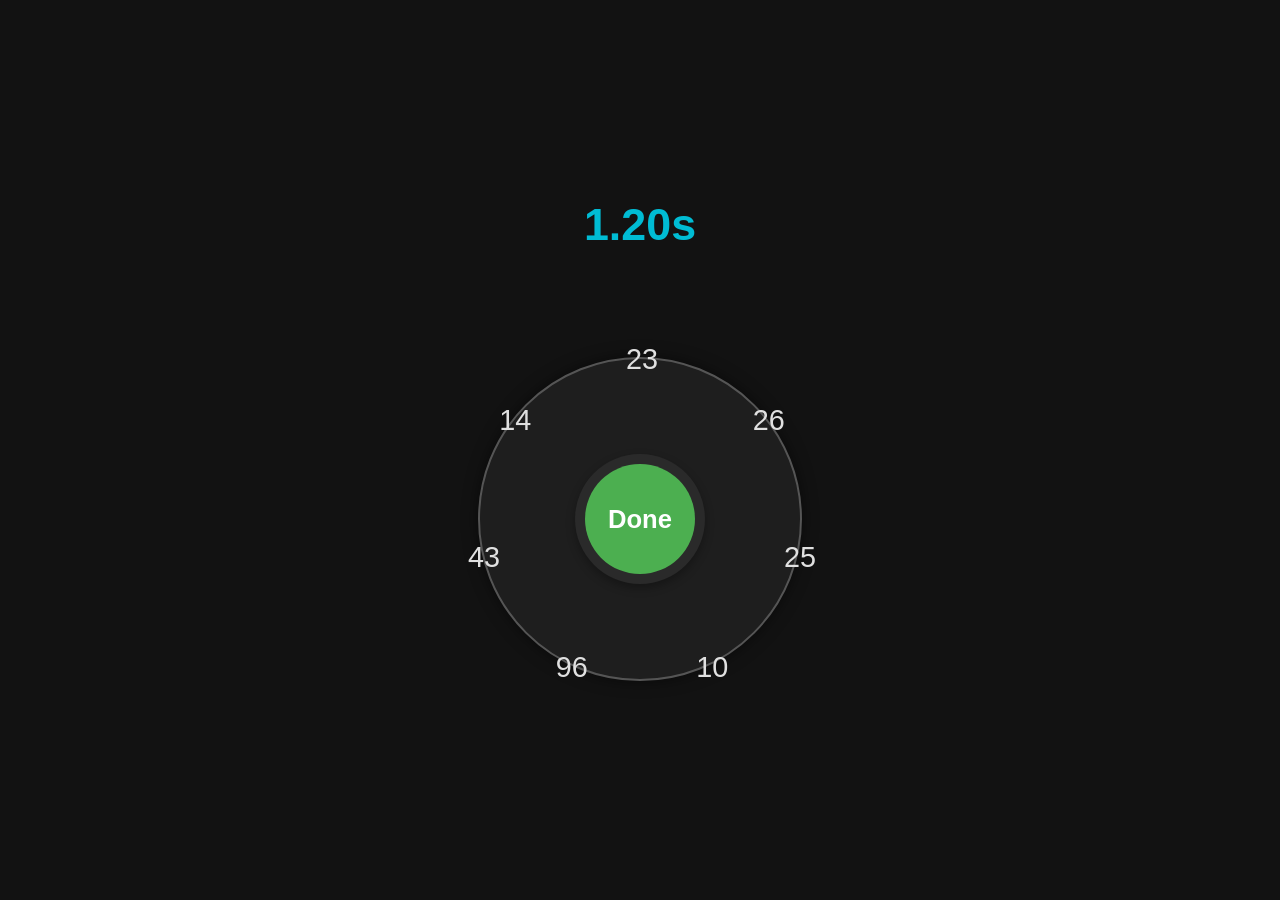
<file: learn-addition/index.html>
<!DOCTYPE html>
<html lang="en">
<head>
    <meta charset="UTF-8">
    <meta name="viewport" content="width=device-width, initial-scale=1.0">
    <title>Fast Addition Practice</title>
    <link rel="stylesheet" href="style.css">
</head>
<body>
    <div id="app">
        <div id="timer">0.00s</div>
        <div id="circle">
            <div id="center-container">
                <button id="done-button">Done</button>
                <div id="result" style="display: none;"></div>
            </div>
        </div>
    </div>
    <script src="script.js"></script>
</body>
</html>
</file>
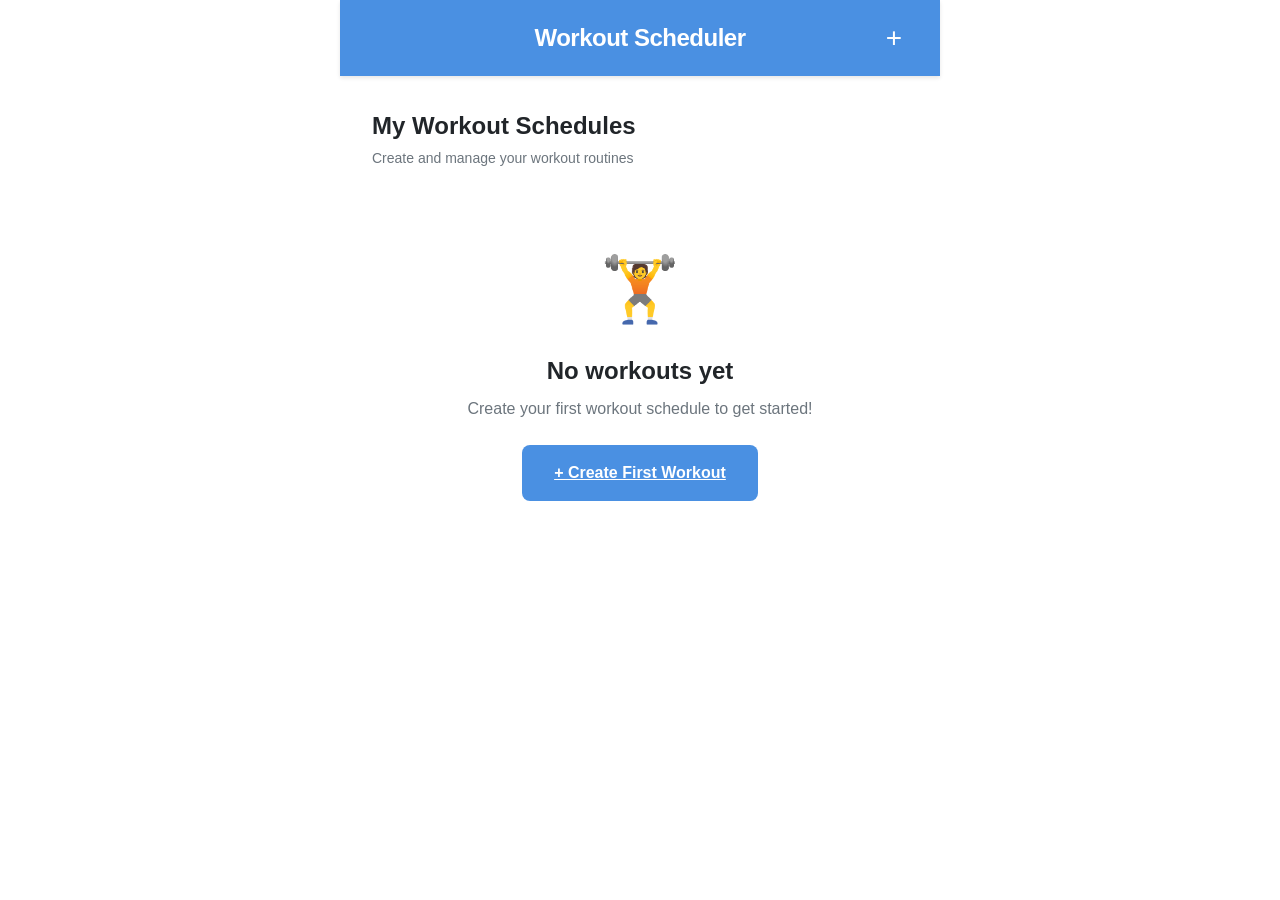
<file: workouts/index.html>
<!DOCTYPE html>
<html lang="en">
<head>
  <meta charset="UTF-8">
  <meta name="viewport" content="width=device-width, initial-scale=1.0, user-scalable=no">
  <meta name="theme-color" content="#4a90e2">
  <meta name="description" content="Create and follow custom workout schedules offline">
  <meta name="apple-mobile-web-app-capable" content="yes">
  <meta name="apple-mobile-web-app-status-bar-style" content="default">
  <meta name="apple-mobile-web-app-title" content="Workouts">
  
  <title>Workout Scheduler</title>
  
  <link rel="manifest" href="manifest.json">
  <link rel="stylesheet" href="style.css">
  <link rel="icon" type="image/png" sizes="192x192" href="icon-192x192.png">
  <link rel="apple-touch-icon" href="icon-192x192.png">
</head>
<body>
  <div class="app-container">
    <!-- Header -->
    <header class="app-header">
      <div class="header-content">
        <div class="header-btn header-btn-placeholder"></div>
        <h1 id="app-title" class="app-title">Workout Scheduler</h1>
        <a href="builder.html" class="header-btn add-btn" aria-label="Add new schedule">
          +
        </a>
      </div>
    </header>

    <!-- Main Content Area -->
    <main class="main-content">
      <!-- Schedule List View -->
      <section id="schedule-list-view" class="view active">
        <div class="view-header">
          <h2>My Workout Schedules</h2>
          <p class="subtitle">Create and manage your workout routines</p>
        </div>
        
        <div id="schedule-list" class="schedule-list">
          <!-- Schedule items will be dynamically inserted here -->
        </div>
        
        <div id="empty-state" class="empty-state" style="display: none;">
          <div class="empty-icon">🏋️</div>
          <h3>No workouts yet</h3>
          <p>Create your first workout schedule to get started!</p>
          <a href="builder.html" class="primary-btn">
            + Create First Workout
          </a>
        </div>
        
        <div id="loading-state" class="loading-state">
          <div class="spinner"></div>
          <p>Loading workouts...</p>
        </div>
        
        <div id="error-state" class="error-state" style="display: none;">
          <div class="error-icon">⚠️</div>
          <h3>Oops! Something went wrong</h3>
          <p id="error-message">Unable to load workout schedules</p>
          <button id="retry-btn" class="primary-btn">
            Try Again
          </button>
        </div>
      </section>
    </main>

    <!-- Confirmation Modal -->
    <div id="confirm-modal" class="modal">
      <div class="modal-overlay"></div>
      <div class="modal-content">
        <h3 id="modal-title" class="modal-title">Confirm Action</h3>
        <p id="modal-message" class="modal-message">Are you sure you want to continue?</p>
        <div class="modal-actions">
          <button id="modal-cancel" class="secondary-btn modal-btn">Cancel</button>
          <button id="modal-confirm" class="primary-btn modal-btn">Confirm</button>
        </div>
      </div>
    </div>

    <!-- Toast Notification -->
    <div id="toast" class="toast">
      <span id="toast-message" class="toast-message"></span>
    </div>
  </div>

  <!-- Exercise Template (for cloning) -->
  <template id="exercise-template">
    <div class="exercise-item" draggable="true">
      <div class="exercise-drag-handle" aria-label="Drag to reorder">
        ⋮⋮
      </div>
      <div class="exercise-content">
        <input 
          type="text" 
          class="exercise-name-input"
          placeholder="Exercise name..."
          maxlength="100"
        >
        <div class="exercise-details">
          <div class="detail-group">
            <label class="detail-label">Break (sec)</label>
            <input 
              type="number" 
              class="detail-input break-time-input"
              min="0"
              max="999"
              value="30"
            >
          </div>
          <div class="detail-group">
            <label class="detail-label">Sets</label>
            <input 
              type="number" 
              class="detail-input sets-input"
              min="1"
              max="99"
              value="1"
            >
          </div>
          <div class="detail-group">
            <label class="detail-label">Reps</label>
            <input 
              type="number" 
              class="detail-input reps-input"
              min="1"
              max="999"
              value="10"
            >
          </div>
        </div>
      </div>
      <button class="exercise-remove-btn" aria-label="Remove exercise">
        ✕
      </button>
    </div>
  </template>

  <!-- Schedule Item Template (for cloning) -->
  <template id="schedule-item-template">
    <div class="schedule-item">
      <div class="schedule-header">
        <div class="schedule-info">
          <h3 class="schedule-name"></h3>
          <div class="schedule-meta">
            <span class="exercise-count"></span>
            <span class="meta-separator">•</span>
            <span class="last-updated"></span>
          </div>
        </div>
        <div class="schedule-actions">
          <button class="schedule-menu-btn" aria-label="Schedule options">
            ⋮
          </button>
          <div class="schedule-menu">
            <a class="menu-item edit-btn">✏️ Edit</a>
            <button class="menu-item duplicate-btn">📋 Duplicate</button>
            <button class="menu-item export-btn">📤 Export</button>
            <button class="menu-item delete-btn">🗑️ Delete</button>
          </div>
        </div>
      </div>
      <button class="start-workout-btn primary-btn">
        ▶ Start
      </button>
    </div>
  </template>

  <!-- Scripts -->
  <script src="idb-helper.js"></script>
  <script src="app.js"></script>
</body>
</html>
</file>
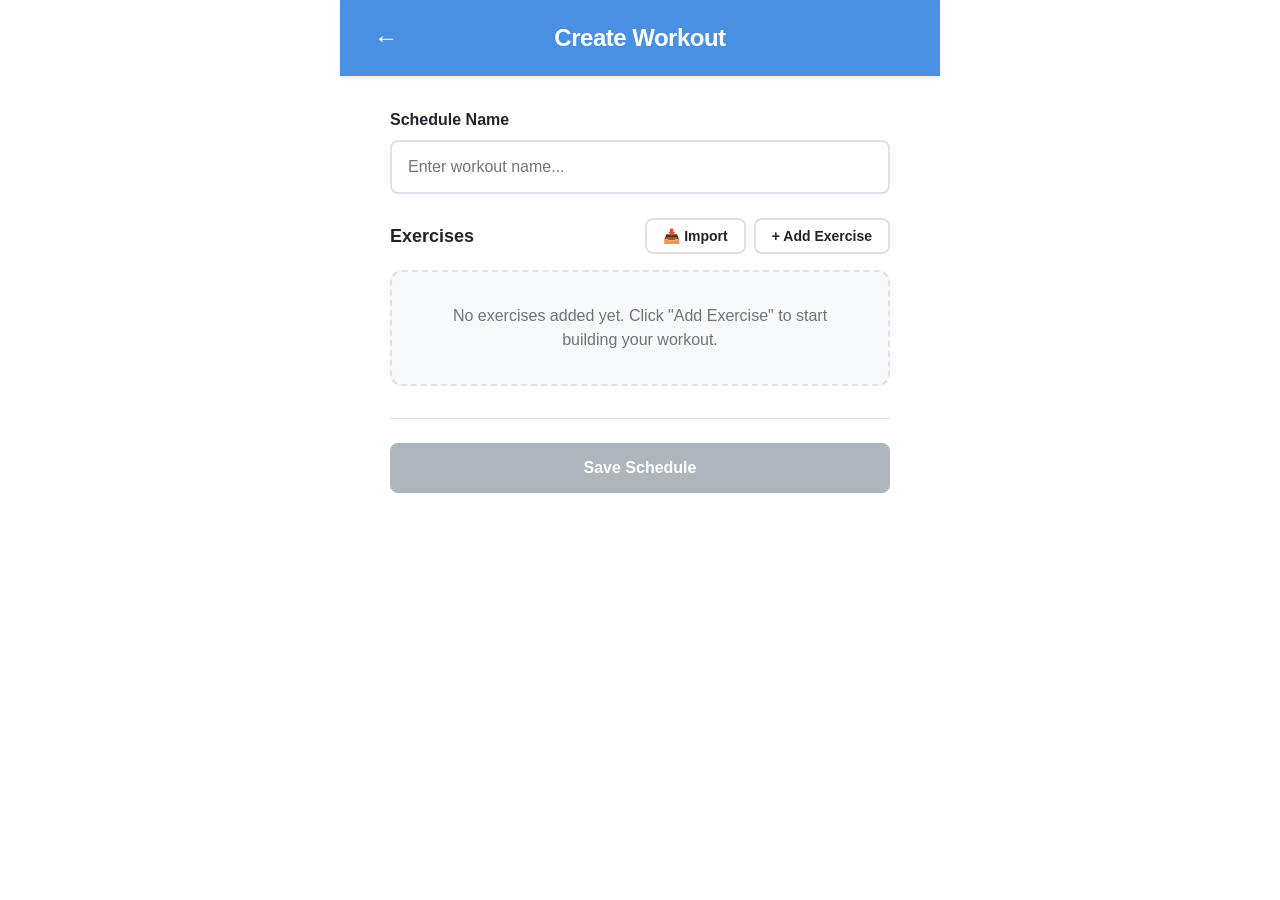
<file: workouts/builder.html>
<!DOCTYPE html>
<html lang="en">
<head>
  <meta charset="UTF-8">
  <meta name="viewport" content="width=device-width, initial-scale=1.0, user-scalable=no">
  <meta name="theme-color" content="#4a90e2">
  <meta name="description" content="Create and edit workout schedules">
  <meta name="apple-mobile-web-app-capable" content="yes">
  <meta name="apple-mobile-web-app-status-bar-style" content="default">
  
  <title>Create Workout - Workout Scheduler</title>
  
  <link rel="manifest" href="manifest.json">
  <link rel="stylesheet" href="style.css">
  <link rel="icon" type="image/png" sizes="192x192" href="icon-192x192.png">
</head>
<body>
  <div class="app-container">
    <!-- Header -->
    <header class="app-header">
      <div class="header-content">
        <a href="index.html" class="header-btn back-btn" aria-label="Go back">
          ←
        </a>
        <h1 id="app-title" class="app-title">Create Workout</h1>
        <div class="header-btn-placeholder"></div>
      </div>
    </header>

    <!-- Main Content -->
    <main class="main-content">
      <div class="builder-container">
        <!-- Schedule Name -->
        <div class="schedule-name-section">
          <label for="schedule-name" class="input-label">Schedule Name</label>
          <input 
            type="text" 
            id="schedule-name" 
            class="schedule-name-input"
            placeholder="Enter workout name..."
            maxlength="100"
            autocomplete="off"
          >
        </div>
        
        <!-- Exercises Section -->
        <div class="exercises-section">
          <div class="section-header">
            <h3>Exercises</h3>
            <div class="section-header-actions">
              <button id="import-btn" class="secondary-btn">
                📥 Import
              </button>
              <button id="add-exercise-btn" class="secondary-btn">
                + Add Exercise
              </button>
            </div>
          </div>
          <input type="file" id="import-file-input" accept=".workout.json,.json" style="display: none;">
          
          <div id="exercises-list" class="exercises-list">
            <!-- Exercise items will be dynamically inserted here -->
          </div>
          
          <div id="exercises-empty" class="exercises-empty">
            <p>No exercises added yet. Click "Add Exercise" to start building your workout.</p>
          </div>
        </div>
        
        <!-- Save Button -->
        <div class="builder-actions">
          <button id="save-schedule-btn" class="primary-btn save-btn" disabled>
            Save Schedule
          </button>
        </div>
      </div>
    </main>

    <!-- Confirmation Modal -->
    <div id="confirm-modal" class="modal">
      <div class="modal-overlay"></div>
      <div class="modal-content">
        <h3 id="modal-title" class="modal-title">Unsaved Changes</h3>
        <p id="modal-message" class="modal-message">You have unsaved changes. Are you sure you want to leave?</p>
        <div class="modal-actions">
          <button id="modal-cancel" class="secondary-btn modal-btn">Stay</button>
          <button id="modal-confirm" class="primary-btn modal-btn">Leave</button>
        </div>
      </div>
    </div>

    <!-- Toast Notification -->
    <div id="toast" class="toast">
      <span id="toast-message" class="toast-message"></span>
    </div>
  </div>

  <!-- Exercise Template (for cloning) -->
  <template id="exercise-template">
    <div class="exercise-item" draggable="true">
      <div class="exercise-drag-handle" aria-label="Drag to reorder">
        ⋮⋮
      </div>
      <div class="exercise-content">
        <input 
          type="text" 
          class="exercise-name-input"
          placeholder="Exercise name..."
          maxlength="100"
        >
        <div class="exercise-details">
          <div class="detail-group">
            <label class="detail-label">Break (sec)</label>
            <input 
              type="number" 
              class="detail-input break-time-input"
              min="0"
              max="999"
              value="30"
            >
          </div>
          <div class="detail-group">
            <label class="detail-label">Sets</label>
            <input 
              type="number" 
              class="detail-input sets-input"
              min="1"
              max="99"
              value="1"
            >
          </div>
          <div class="detail-group">
            <label class="detail-label">Reps</label>
            <input 
              type="number" 
              class="detail-input reps-input"
              min="1"
              max="999"
              value="10"
            >
          </div>
        </div>
      </div>
      <button class="exercise-remove-btn" aria-label="Remove exercise">
        ✕
      </button>
    </div>
  </template>

  <!-- Scripts -->
  <script src="idb-helper.js"></script>
  <script src="builder.js"></script>
</body>
</html>
</file>
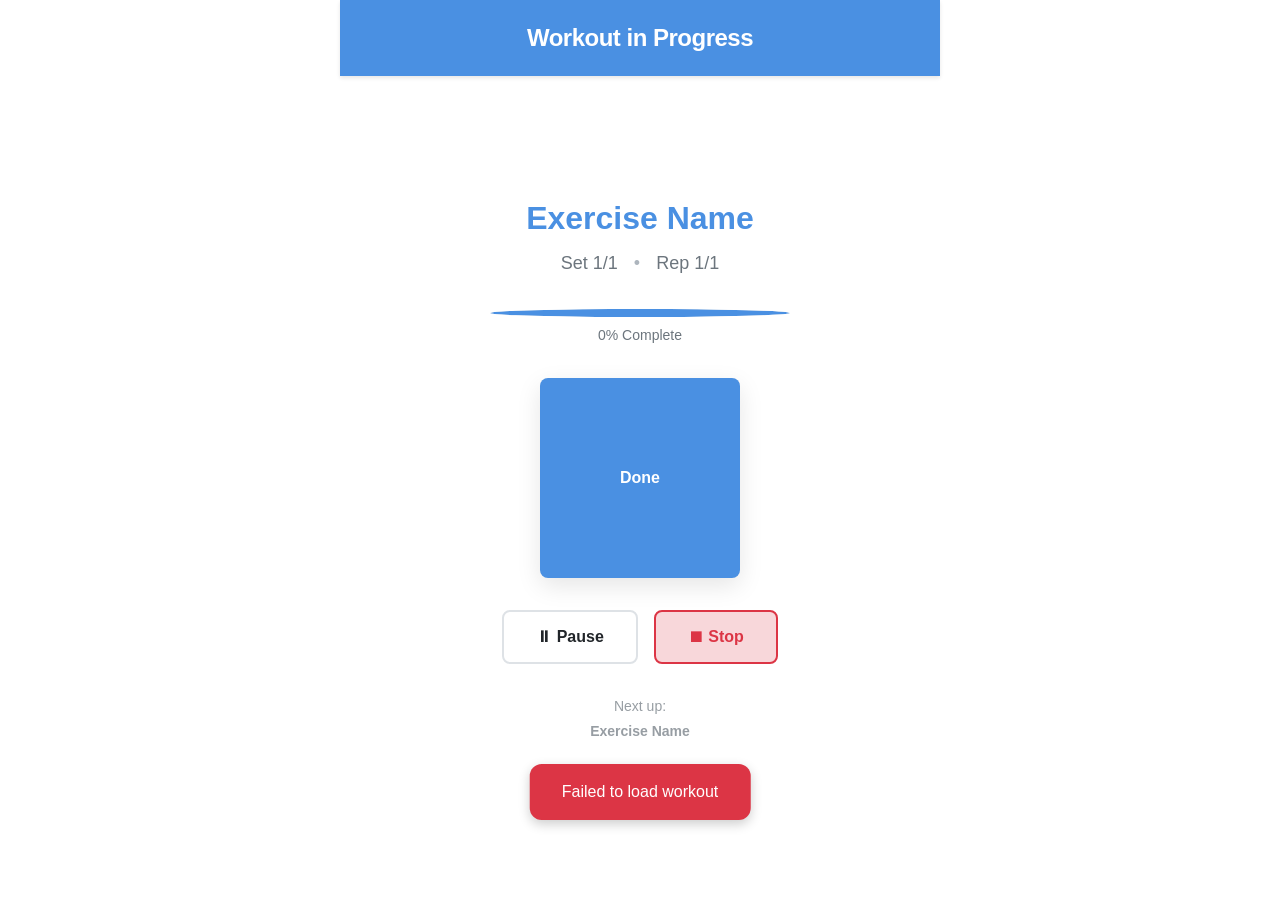
<file: workouts/execute.html>
<!DOCTYPE html>
<html lang="en">
<head>
  <meta charset="UTF-8">
  <meta name="viewport" content="width=device-width, initial-scale=1.0, user-scalable=no">
  <meta name="theme-color" content="#4a90e2">
  <meta name="description" content="Workout in progress">
  <meta name="apple-mobile-web-app-capable" content="yes">
  <meta name="apple-mobile-web-app-status-bar-style" content="default">
  
  <title>Workout in Progress - Workout Scheduler</title>
  
  <link rel="manifest" href="manifest.json">
  <link rel="stylesheet" href="style.css">
  <link rel="icon" type="image/png" sizes="192x192" href="icon-192x192.png">
</head>
<body>
  <div class="app-container">
    <!-- Header -->
    <header class="app-header">
      <div class="header-content">
        <div class="header-btn-placeholder"></div>
        <h1 id="app-title" class="app-title">Workout in Progress</h1>
        <div class="header-btn-placeholder"></div>
      </div>
    </header>

    <!-- Main Content -->
    <main class="main-content">
      <!-- Workout Execution View -->
      <section id="execution-view" class="view active">
        <div class="execution-container">
          <!-- Exercise Info -->
          <div class="exercise-info">
            <h2 id="current-exercise-name" class="exercise-name">Exercise Name</h2>
            <div class="progress-info">
              <span id="set-progress" class="set-progress">Set 1/1</span>
              <span class="progress-separator">•</span>
              <span id="rep-progress" class="rep-progress">Rep 1/1</span>
            </div>
          </div>
          
          <!-- Timer Display -->
          <div id="timer-display" class="timer-display">
            <div id="timer-value" class="timer-value">00</div>
            <div id="timer-label" class="timer-label">seconds remaining</div>
          </div>
          
          <!-- Progress Bar -->
          <div class="workout-progress">
            <div id="progress-bar" class="progress-bar">
              <div id="progress-fill" class="progress-fill"></div>
            </div>
            <div id="progress-text" class="progress-text">0% Complete</div>
          </div>
          
          <!-- Main Action Button -->
          <div class="main-action">
            <button id="action-btn" class="primary-btn action-btn">
              Done
            </button>
          </div>
          
          <!-- Secondary Controls -->
          <div class="secondary-controls">
            <button id="pause-btn" class="secondary-btn control-btn">
              ⏸ Pause
            </button>
            <button id="stop-btn" class="secondary-btn control-btn danger-btn">
              ⏹ Stop
            </button>
          </div>
          
          <!-- Next Exercise Preview -->
          <div id="next-exercise" class="next-exercise">
            <div class="next-label">Next up:</div>
            <div id="next-exercise-name" class="next-name">Exercise Name</div>
          </div>
        </div>
      </section>

      <!-- Workout Complete View -->
      <section id="complete-view" class="view">
        <div class="complete-container">
          <div class="complete-icon">🎉</div>
          <h2>Workout Complete!</h2>
          <p class="complete-message">Great job! You've finished your workout.</p>
          
          <div class="complete-stats">
            <div class="stat-item">
              <span id="total-exercises" class="stat-value">0</span>
              <span class="stat-label">Exercises</span>
            </div>
            <div class="stat-item">
              <span id="total-time" class="stat-value">0:00</span>
              <span class="stat-label">Total Time</span>
            </div>
          </div>
          
          <div class="complete-actions">
            <button id="repeat-workout-btn" class="primary-btn">
              🔄 Repeat Workout
            </button>
            <a href="index.html" class="secondary-btn">
              ← Back to Schedules
            </a>
          </div>
        </div>
      </section>
    </main>

    <!-- Confirmation Modal -->
    <div id="confirm-modal" class="modal">
      <div class="modal-overlay"></div>
      <div class="modal-content">
        <h3 id="modal-title" class="modal-title">Stop Workout</h3>
        <p id="modal-message" class="modal-message">Are you sure you want to stop the workout? Your progress will not be saved.</p>
        <div class="modal-actions">
          <button id="modal-cancel" class="secondary-btn modal-btn">Cancel</button>
          <button id="modal-confirm" class="primary-btn modal-btn">Stop</button>
        </div>
      </div>
    </div>

    <!-- Toast Notification -->
    <div id="toast" class="toast">
      <span id="toast-message" class="toast-message"></span>
    </div>
  </div>

  <!-- Scripts -->
  <script src="idb-helper.js"></script>
  <script src="execute.js"></script>
</body>
</html>
</file>
<file: learn-addition/style.css>
body {
    font-family: -apple-system, BlinkMacSystemFont, "Segoe UI", Roboto, Helvetica, Arial, sans-serif;
    display: flex;
    justify-content: center;
    align-items: center;
    height: 100vh;
    margin: 0;
    background-color: #121212; /* Dark theme background */
    color: #e0e0e0; /* Light text color */
    -webkit-tap-highlight-color: transparent;
}

#app {
    text-align: center;
    display: flex;
    flex-direction: column;
    justify-content: space-around; /* Adjusted for better spacing without bottom button */
    height: 90%;
    max-height: 600px; /* Limit height for larger screens */
    width: 90%;
    max-width: 400px; /* Limit width for larger screens */
    padding: 20px 0;
    box-sizing: border-box;
}

#timer {
    font-size: 2.8em; /* Slightly larger timer */
    font-weight: bold;
    color: #00bcd4; /* Accent color for timer */
    margin-bottom: 30px;
}

#circle {
    position: relative;
    width: 320px;
    height: 320px;
    border: 2px solid #555; /* Darker border for circle */
    border-radius: 50%;
    margin: 20px auto;
    display: flex;
    justify-content: center;
    align-items: center;
    background-color: #1e1e1e; /* Darker background for circle */
    box-shadow: 0 0 15px rgba(0, 0, 0, 0.5); /* More prominent shadow */
}

.number {
    position: absolute;
    font-size: 1.8em;
    width: 60px;
    height: 60px;
    line-height: 60px;
    text-align: center;
    color: #e0e0e0; /* Light text for numbers */
    font-weight: 500;
}

#center-container {
    display: flex;
    flex-direction: column; /* Allow sum and time to stack */
    justify-content: center;
    align-items: center;
    width: 130px; /* Slightly larger for results */
    height: 130px;
    border-radius: 50%;
    background-color: #2a2a2a; /* Darker background for center */
    box-shadow: 0 4px 10px rgba(0,0,0,0.3);
    transition: background-color 0.2s;
}

#center-container.new-circle-active {
    cursor: pointer;
    background-color: #2a2a2a; /* Can be slightly different for visual cue */
}

#center-container.new-circle-active:hover {
    background-color: #3a3a3a; /* Hover effect */
}

#done-button {
    width: 110px; /* Slightly larger done button */
    height: 110px;
    border-radius: 50%;
    font-size: 1.6em;
    font-weight: bold;
    cursor: pointer;
    border: none;
    background-color: #4CAF50;
    color: white;
    transition: background-color 0.2s;
}

#done-button:active {
    background-color: #45a049;
}

#result {
    font-size: 1.1em;
    text-align: center;
    color: #e0e0e0;
    font-weight: 500;
    line-height: 1.4;
    display: flex; /* Make result a flex container */
    flex-direction: column; /* Stack sum and time */
    justify-content: center;
    align-items: center;
    height: 100%; /* Ensure it fills center-container */
    width: 100%; /* Ensure it fills center-container */
}

#result .sum-value {
    font-size: 1.8em; /* Larger font for sum */
    color: #ffeb3b; /* Accent color for sum */
    display: block; /* Ensure it takes full width */
    margin-bottom: 5px;
}

#result .time-value {
    font-size: 1em; /* Smaller font for time */
    color: #9e9e9e; /* Muted color for time */
}

@media (max-width: 400px) {
    #app {
        height: 100%;
        width: 100%;
    }
    #circle {
        width: 280px;
        height: 280px;
    }
    .number {
        font-size: 1.5em;
        width: 50px;
        height: 50px;
        line-height: 50px;
    }
    #done-button {
        width: 90px;
        height: 90px;
        font-size: 1.4em;
    }
    #center-container {
        width: 100px;
        height: 100px;
    }
    #timer {
        font-size: 2.2em;
        margin-bottom: 20px;
    }
    #result .sum-value {
        font-size: 1.6em;
    }
    #result .time-value {
        font-size: 0.9em;
    }
}
</file>
<file: workouts/style.css>
/* CSS Variables for Theming */
:root {
  /* Primary Colors */
  --primary-color: #4a90e2;
  --primary-hover: #3a7bc8;
  --primary-light: #e8f2fc;
  
  /* Secondary Colors */
  --secondary-color: #6c757d;
  --secondary-hover: #5a6268;
  --secondary-light: #f8f9fa;
  
  /* Status Colors */
  --success-color: #28a745;
  --success-light: #d4edda;
  --danger-color: #dc3545;
  --danger-light: #f8d7da;
  --warning-color: #ffc107;
  --warning-light: #fff3cd;
  
  /* Neutral Colors */
  --bg-color: #ffffff;
  --bg-secondary: #f8f9fa;
  --bg-tertiary: #e9ecef;
  --text-color: #212529;
  --text-secondary: #6c757d;
  --text-light: #adb5bd;
  --border-color: #dee2e6;
  --shadow-color: rgba(0, 0, 0, 0.1);
  
  /* Spacing */
  --spacing-xs: 0.25rem;
  --spacing-sm: 0.5rem;
  --spacing-md: 1rem;
  --spacing-lg: 1.5rem;
  --spacing-xl: 2rem;
  --spacing-xxl: 3rem;
  
  /* Border Radius */
  --radius-sm: 4px;
  --radius-md: 8px;
  --radius-lg: 12px;
  --radius-full: 50%;
  
  /* Typography */
  --font-family: -apple-system, BlinkMacSystemFont, 'Segoe UI', Roboto, Oxygen, Ubuntu, Cantarell, sans-serif;
  --font-size-xs: 0.75rem;
  --font-size-sm: 0.875rem;
  --font-size-md: 1rem;
  --font-size-lg: 1.125rem;
  --font-size-xl: 1.5rem;
  --font-size-xxl: 2rem;
  --font-size-hero: 3rem;
  
  /* Touch Target */
  --touch-target: 48px;
  
  /* Transitions */
  --transition-fast: 150ms ease;
  --transition-normal: 300ms ease;
  --transition-slow: 500ms ease;
  
  /* Z-index layers */
  --z-base: 1;
  --z-dropdown: 10;
  --z-modal: 100;
  --z-toast: 1000;
}

/* Reset & Base Styles */
*, *::before, *::after {
  box-sizing: border-box;
  margin: 0;
  padding: 0;
}

html {
  font-size: 16px;
  -webkit-tap-highlight-color: transparent;
}

body {
  font-family: var(--font-family);
  font-size: var(--font-size-md);
  line-height: 1.5;
  color: var(--text-color);
  background-color: var(--bg-color);
  min-height: 100vh;
  overflow-x: hidden;
}

/* App Container */
.app-container {
  display: flex;
  flex-direction: column;
  min-height: 100vh;
  max-width: 600px;
  margin: 0 auto;
  position: relative;
}

/* Header */
.app-header {
  background-color: var(--primary-color);
  color: white;
  padding: var(--spacing-md) var(--spacing-lg);
  position: sticky;
  top: 0;
  z-index: var(--z-base);
  box-shadow: 0 2px 4px var(--shadow-color);
}

.header-content {
  display: flex;
  align-items: center;
  justify-content: space-between;
  max-width: 600px;
  margin: 0 auto;
}

.header-btn,
.header-btn-placeholder {
  width: 44px;
  height: 44px;
  border: none;
  border-radius: var(--radius-full);
  background: transparent;
  color: white;
  font-size: var(--font-size-xl);
  cursor: pointer;
  display: flex;
  align-items: center;
  justify-content: center;
  transition: background-color var(--transition-fast);
  flex-shrink: 0;
  text-decoration: none;
}

.app-title {
  font-size: var(--font-size-xl);
  font-weight: 700;
  flex: 1;
  text-align: center;
  margin: 0;
  letter-spacing: -0.5px;
}

.header-btn {
  width: 44px;
  height: 44px;
  border: none;
  border-radius: var(--radius-full);
  background: transparent;
  color: white;
  font-size: var(--font-size-xl);
  cursor: pointer;
  display: flex;
  align-items: center;
  justify-content: center;
  transition: background-color var(--transition-fast);
  flex-shrink: 0;
}

.header-btn:hover {
  background-color: rgba(255, 255, 255, 0.1);
}

.header-btn:active {
  background-color: rgba(255, 255, 255, 0.2);
}

.add-btn {
  font-size: 28px;
  line-height: 1;
  font-weight: 300;
}

/* Main Content */
.main-content {
  flex: 1;
  padding: var(--spacing-md);
}

/* Views */
.view {
  display: none;
  animation: fadeIn var(--transition-normal);
}

.view.active {
  display: block;
}

@keyframes fadeIn {
  from { opacity: 0; transform: translateY(10px); }
  to { opacity: 1; transform: translateY(0); }
}

/* View Headers */
.view-header {
  margin-bottom: var(--spacing-lg);
}

.view-header h2 {
  font-size: var(--font-size-xl);
  color: var(--text-color);
  margin-bottom: var(--spacing-xs);
}

.subtitle {
  color: var(--text-secondary);
  font-size: var(--font-size-sm);
}

/* Schedule List View */
.schedule-list {
  display: flex;
  flex-direction: column;
  gap: var(--spacing-md);
}

.schedule-item {
  background: var(--bg-color);
  border: 1px solid var(--border-color);
  border-radius: var(--radius-lg);
  padding: var(--spacing-md);
  display: flex;
  flex-direction: column;
  gap: var(--spacing-md);
  box-shadow: 0 2px 8px var(--shadow-color);
  transition: transform var(--transition-fast), box-shadow var(--transition-fast);
}

.schedule-header {
  display: flex;
  justify-content: space-between;
  align-items: flex-start;
  position: relative;
}

.schedule-info {
  flex: 1;
  min-width: 0;
}

.schedule-item:hover {
  transform: translateY(-2px);
  box-shadow: 0 4px 12px var(--shadow-color);
}

.schedule-info {
  flex: 1;
}

.schedule-name {
  font-size: var(--font-size-lg);
  font-weight: 600;
  margin-bottom: var(--spacing-xs);
}

.schedule-meta {
  display: flex;
  align-items: center;
  gap: var(--spacing-sm);
  color: var(--text-secondary);
  font-size: var(--font-size-sm);
}

.meta-separator {
  color: var(--text-light);
}

.schedule-actions {
  position: relative;
  flex-shrink: 0;
}

.schedule-menu-btn {
  width: 40px;
  height: 40px;
  border: none;
  border-radius: var(--radius-md);
  background: var(--bg-secondary);
  color: var(--text-secondary);
  font-size: var(--font-size-lg);
  cursor: pointer;
  transition: background-color var(--transition-fast);
}

.schedule-menu-btn:hover {
  background: var(--bg-tertiary);
}

.schedule-menu {
  position: absolute;
  top: 100%;
  right: 0;
  margin-top: 4px;
  background: var(--bg-color);
  border: 1px solid var(--border-color);
  border-radius: var(--radius-md);
  box-shadow: 0 4px 16px var(--shadow-color);
  z-index: var(--z-dropdown);
  display: none;
  min-width: 160px;
  overflow: hidden;
}

.schedule-menu.open {
  display: block;
}

.menu-item {
  width: 100%;
  padding: var(--spacing-md) var(--spacing-lg);
  border: none;
  background: transparent;
  text-align: left;
  cursor: pointer;
  transition: background-color var(--transition-fast);
  display: flex;
  align-items: center;
  gap: var(--spacing-md);
  color: var(--text-color);
  font-size: var(--font-size-md);
}

.menu-item:hover {
  background: var(--bg-secondary);
}

.menu-item.delete-btn {
  color: var(--danger-color);
}

.start-workout-btn {
  width: 100%;
  padding: var(--spacing-md);
  font-weight: 600;
}

/* Empty State */
.empty-state, .loading-state, .error-state {
  text-align: center;
  padding: var(--spacing-xxl);
}

.empty-icon {
  font-size: 4rem;
  margin-bottom: var(--spacing-md);
}

.empty-state h3 {
  font-size: var(--font-size-xl);
  margin-bottom: var(--spacing-sm);
}

.empty-state p {
  color: var(--text-secondary);
  margin-bottom: var(--spacing-lg);
}

/* Loading State */
.loading-state {
  display: flex;
  flex-direction: column;
  align-items: center;
  gap: var(--spacing-md);
}

.spinner {
  width: 40px;
  height: 40px;
  border: 4px solid var(--bg-tertiary);
  border-top-color: var(--primary-color);
  border-radius: var(--radius-full);
  animation: spin 1s linear infinite;
}

@keyframes spin {
  to { transform: rotate(360deg); }
}

/* Error State */
.error-state {
  color: var(--danger-color);
}

.error-icon {
  font-size: 3rem;
  margin-bottom: var(--spacing-md);
}

.error-state h3 {
  color: var(--danger-color);
  margin-bottom: var(--spacing-sm);
}

/* Builder View */
.builder-container {
  max-width: 500px;
  margin: 0 auto;
}

.schedule-name-section {
  margin-bottom: var(--spacing-lg);
}

.input-label {
  display: block;
  font-weight: 600;
  margin-bottom: var(--spacing-sm);
  color: var(--text-color);
}

.schedule-name-input {
  width: 100%;
  padding: var(--spacing-md);
  border: 2px solid var(--border-color);
  border-radius: var(--radius-md);
  font-size: var(--font-size-md);
  transition: border-color var(--transition-fast);
}

.schedule-name-input:focus {
  outline: none;
  border-color: var(--primary-color);
}

.exercises-section {
  margin-bottom: var(--spacing-xl);
}

.section-header {
  display: flex;
  justify-content: space-between;
  align-items: center;
  margin-bottom: var(--spacing-md);
}

.section-header h3 {
  font-size: var(--font-size-lg);
  font-weight: 600;
}

.section-header-actions {
  display: flex;
  gap: var(--spacing-sm);
}

.section-header-actions .secondary-btn {
  padding: var(--spacing-sm) var(--spacing-md);
  font-size: var(--font-size-sm);
  min-height: auto;
}

.exercises-list {
  display: flex;
  flex-direction: column;
  gap: var(--spacing-md);
}

.exercise-item {
  background: var(--bg-color);
  border: 2px solid var(--border-color);
  border-radius: var(--radius-lg);
  padding: var(--spacing-md);
  display: flex;
  gap: var(--spacing-md);
  align-items: flex-start;
  transition: border-color var(--transition-fast), box-shadow var(--transition-fast);
}

.exercise-item.dragging {
  opacity: 0.5;
  border-color: var(--primary-color);
}

.exercise-item.drag-over {
  border-color: var(--primary-color);
  box-shadow: 0 0 0 2px var(--primary-light);
}

.exercise-drag-handle {
  width: 24px;
  height: 24px;
  display: flex;
  align-items: center;
  justify-content: center;
  color: var(--text-light);
  cursor: grab;
  user-select: none;
  font-size: var(--font-size-lg);
}

.exercise-drag-handle:active {
  cursor: grabbing;
}

.exercise-content {
  flex: 1;
  display: flex;
  flex-direction: column;
  gap: var(--spacing-md);
}

.exercise-name-input {
  width: 100%;
  padding: var(--spacing-sm) var(--spacing-md);
  border: 1px solid var(--border-color);
  border-radius: var(--radius-md);
  font-size: var(--font-size-md);
  transition: border-color var(--transition-fast);
}

.exercise-name-input:focus {
  outline: none;
  border-color: var(--primary-color);
}

.exercise-details {
  display: grid;
  grid-template-columns: repeat(3, 1fr);
  gap: var(--spacing-md);
}

.detail-group {
  display: flex;
  flex-direction: column;
  gap: var(--spacing-xs);
}

.detail-label {
  font-size: var(--font-size-xs);
  color: var(--text-secondary);
  font-weight: 500;
}

.detail-input {
  width: 100%;
  padding: var(--spacing-sm);
  border: 1px solid var(--border-color);
  border-radius: var(--radius-md);
  font-size: var(--font-size-md);
  text-align: center;
  transition: border-color var(--transition-fast);
}

.detail-input:focus {
  outline: none;
  border-color: var(--primary-color);
}

.exercise-remove-btn {
  width: 32px;
  height: 32px;
  border: none;
  border-radius: var(--radius-full);
  background: var(--danger-light);
  color: var(--danger-color);
  font-size: var(--font-size-lg);
  cursor: pointer;
  display: flex;
  align-items: center;
  justify-content: center;
  transition: background-color var(--transition-fast);
  flex-shrink: 0;
}

.exercise-remove-btn:hover {
  background: var(--danger-color);
  color: white;
}

.exercises-empty {
  text-align: center;
  padding: var(--spacing-xl);
  color: var(--text-secondary);
  background: var(--bg-secondary);
  border-radius: var(--radius-lg);
  border: 2px dashed var(--border-color);
}

.builder-actions {
  padding-top: var(--spacing-lg);
  border-top: 1px solid var(--border-color);
}

.save-btn {
  width: 100%;
  padding: var(--spacing-lg);
  font-size: var(--font-size-lg);
  font-weight: 600;
}

.save-btn:disabled {
  background-color: var(--text-light);
  cursor: not-allowed;
}

/* Execution View */
.execution-container {
  display: flex;
  flex-direction: column;
  align-items: center;
  justify-content: center;
  min-height: calc(100vh - 180px);
  text-align: center;
  padding: var(--spacing-xl);
}

.exercise-info {
  margin-bottom: var(--spacing-xl);
}

.exercise-name {
  font-size: var(--font-size-xxl);
  font-weight: 700;
  margin-bottom: var(--spacing-sm);
  color: var(--primary-color);
}

.progress-info {
  display: flex;
  align-items: center;
  justify-content: center;
  gap: var(--spacing-md);
  font-size: var(--font-size-lg);
  color: var(--text-secondary);
}

.progress-separator {
  color: var(--text-light);
}

.timer-display {
  margin-bottom: var(--spacing-xl);
  display: none;
}

.timer-display.active {
  display: block;
  animation: pulse 1s infinite;
}

.timer-value {
  font-size: var(--font-size-hero);
  font-weight: 700;
  color: var(--warning-color);
  line-height: 1;
  margin-bottom: var(--spacing-sm);
}

.timer-label {
  font-size: var(--font-size-md);
  color: var(--text-secondary);
}

@keyframes pulse {
  0%, 100% { transform: scale(1); }
  50% { transform: scale(1.05); }
}

.workout-progress {
  width: 100%;
  max-width: 300px;
  margin-bottom: var(--spacing-xl);
}

.progress-bar {
  width: 100%;
  height: 8px;
  background: var(--bg-tertiary);
  border-radius: var(--radius-full);
  overflow: hidden;
  margin-bottom: var(--spacing-sm);
}

.progress-fill {
  height: 100%;
  background: var(--primary-color);
  border-radius: var(--radius-full);
  transition: width var(--transition-normal);
}

.progress-text {
  font-size: var(--font-size-sm);
  color: var(--text-secondary);
}

.main-action {
  margin-bottom: var(--spacing-xl);
}

.action-btn {
  width: 200px;
  height: 200px;
  border-radius: var(--radius-full);
  font-size: var(--font-size-xl);
  font-weight: 700;
  box-shadow: 0 8px 24px var(--shadow-color);
  transition: transform var(--transition-fast), box-shadow var(--transition-fast);
}

.action-btn:active {
  transform: scale(0.95);
  box-shadow: 0 4px 12px var(--shadow-color);
}

.action-btn.break-phase {
  background: var(--warning-color);
  color: var(--text-color);
}

.secondary-controls {
  display: flex;
  gap: var(--spacing-md);
  margin-bottom: var(--spacing-xl);
}

.control-btn {
  padding: var(--spacing-md) var(--spacing-lg);
  min-width: 100px;
}

.next-exercise {
  color: var(--text-secondary);
  font-size: var(--font-size-sm);
  opacity: 0.7;
}

.next-label {
  margin-bottom: var(--spacing-xs);
}

.next-name {
  font-weight: 600;
}

/* Complete View */
.complete-container {
  display: flex;
  flex-direction: column;
  align-items: center;
  justify-content: center;
  min-height: calc(100vh - 180px);
  text-align: center;
  padding: var(--spacing-xl);
}

.complete-icon {
  font-size: 5rem;
  margin-bottom: var(--spacing-lg);
  animation: bounce 1s infinite;
}

@keyframes bounce {
  0%, 100% { transform: translateY(0); }
  50% { transform: translateY(-20px); }
}

.complete-container h2 {
  font-size: var(--font-size-xxl);
  color: var(--success-color);
  margin-bottom: var(--spacing-sm);
}

.complete-message {
  color: var(--text-secondary);
  font-size: var(--font-size-lg);
  margin-bottom: var(--spacing-xl);
}

.complete-stats {
  display: flex;
  justify-content: center;
  gap: var(--spacing-xxl);
  margin-bottom: var(--spacing-xl);
}

.stat-item {
  display: flex;
  flex-direction: column;
  align-items: center;
}

.stat-value {
  font-size: var(--font-size-xl);
  font-weight: 700;
  color: var(--primary-color);
  line-height: 1.2;
}

.stat-label {
  font-size: var(--font-size-sm);
  color: var(--text-secondary);
}

.complete-actions {
  display: flex;
  flex-direction: column;
  gap: var(--spacing-md);
  width: 100%;
  max-width: 300px;
}

.complete-actions button {
  width: 100%;
}



/* Modal */
.modal {
  position: fixed;
  inset: 0;
  z-index: var(--z-modal);
  display: none;
  align-items: center;
  justify-content: center;
  padding: var(--spacing-md);
}

.modal.open {
  display: flex;
}

.modal-overlay {
  position: absolute;
  inset: 0;
  background: rgba(0, 0, 0, 0.5);
  backdrop-filter: blur(2px);
}

.modal-content {
  position: relative;
  background: var(--bg-color);
  border-radius: var(--radius-lg);
  padding: var(--spacing-xl);
  max-width: 400px;
  width: 100%;
  box-shadow: 0 8px 32px rgba(0, 0, 0, 0.2);
}

.modal-title {
  font-size: var(--font-size-lg);
  margin-bottom: var(--spacing-md);
}

.modal-message {
  color: var(--text-secondary);
  margin-bottom: var(--spacing-xl);
  line-height: 1.6;
}

.modal-actions {
  display: flex;
  gap: var(--spacing-md);
  justify-content: flex-end;
}

.modal-btn {
  min-width: 100px;
}

/* Toast */
.toast {
  position: fixed;
  bottom: 80px;
  left: 50%;
  transform: translateX(-50%) translateY(100px);
  background: var(--text-color);
  color: white;
  padding: var(--spacing-md) var(--spacing-xl);
  border-radius: var(--radius-lg);
  box-shadow: 0 4px 12px rgba(0, 0, 0, 0.2);
  z-index: var(--z-toast);
  opacity: 0;
  transition: all var(--transition-normal);
}

.toast.show {
  opacity: 1;
  transform: translateX(-50%) translateY(0);
}

.toast.success {
  background: var(--success-color);
}

.toast.error {
  background: var(--danger-color);
}

.toast.warning {
  background: var(--warning-color);
  color: var(--text-color);
}

/* Buttons */
.primary-btn {
  background: var(--primary-color);
  color: white;
  border: none;
  border-radius: var(--radius-md);
  padding: var(--spacing-md) var(--spacing-xl);
  font-size: var(--font-size-md);
  font-weight: 600;
  cursor: pointer;
  transition: background-color var(--transition-fast), transform var(--transition-fast);
  min-height: var(--touch-target);
  display: inline-flex;
  align-items: center;
  justify-content: center;
  gap: var(--spacing-sm);
}

.primary-btn:hover {
  background: var(--primary-hover);
}

.primary-btn:active {
  transform: scale(0.98);
}

.secondary-btn {
  background: var(--bg-color);
  color: var(--text-color);
  border: 2px solid var(--border-color);
  border-radius: var(--radius-md);
  padding: var(--spacing-md) var(--spacing-xl);
  font-size: var(--font-size-md);
  font-weight: 600;
  cursor: pointer;
  transition: all var(--transition-fast);
  min-height: var(--touch-target);
  display: inline-flex;
  align-items: center;
  justify-content: center;
  gap: var(--spacing-sm);
}

.secondary-btn:hover {
  background: var(--bg-secondary);
  border-color: var(--text-secondary);
}

.secondary-btn:active {
  transform: scale(0.98);
}

.secondary-btn.danger-btn {
  background: var(--danger-light);
  color: var(--danger-color);
  border-color: var(--danger-color);
}

.secondary-btn.danger-btn:hover {
  background: var(--danger-color);
  color: white;
}

/* Responsive Adjustments */
@media (max-width: 480px) {
  html {
    font-size: 14px;
  }
  
  .exercise-details {
    grid-template-columns: 1fr;
  }
  
  .detail-group {
    flex-direction: row;
    align-items: center;
    justify-content: space-between;
  }
  
  .detail-input {
    width: 80px;
  }
  
  .action-btn {
    width: 160px;
    height: 160px;
    font-size: var(--font-size-lg);
  }
  
  .secondary-controls {
    flex-direction: column;
  }
  
  .control-btn {
    width: 100%;
  }
}

@media (min-width: 768px) {
  .main-content {
    padding: var(--spacing-xl);
  }
  
  .exercise-details {
    grid-template-columns: repeat(3, 1fr);
  }
}

/* Dark Mode Support */
@media (prefers-color-scheme: dark) {
  :root {
    --bg-color: #1a1a1a;
    --bg-secondary: #2d2d2d;
    --bg-tertiary: #3d3d3d;
    --text-color: #ffffff;
    --text-secondary: #b0b0b0;
    --text-light: #808080;
    --border-color: #404040;
    --shadow-color: rgba(0, 0, 0, 0.3);
  }
  
  .modal-content,
  .schedule-item,
  .exercise-item,
  .schedule-menu {
    background: var(--bg-color);
    border-color: var(--border-color);
  }
  
  .exercises-empty {
    background: var(--bg-secondary);
    border-color: var(--border-color);
  }
  
  .menu-item {
    color: var(--text-color);
  }
  
  .menu-item:hover {
    background: var(--bg-tertiary);
  }
}

/* Print Styles */
@media print {
  .app-header,
  .app-footer,
  .schedule-actions,
  .builder-actions,
  .secondary-controls {
    display: none;
  }
  
  .schedule-item {
    break-inside: avoid;
    box-shadow: none;
    border: 1px solid #ccc;
  }
}
</file>
